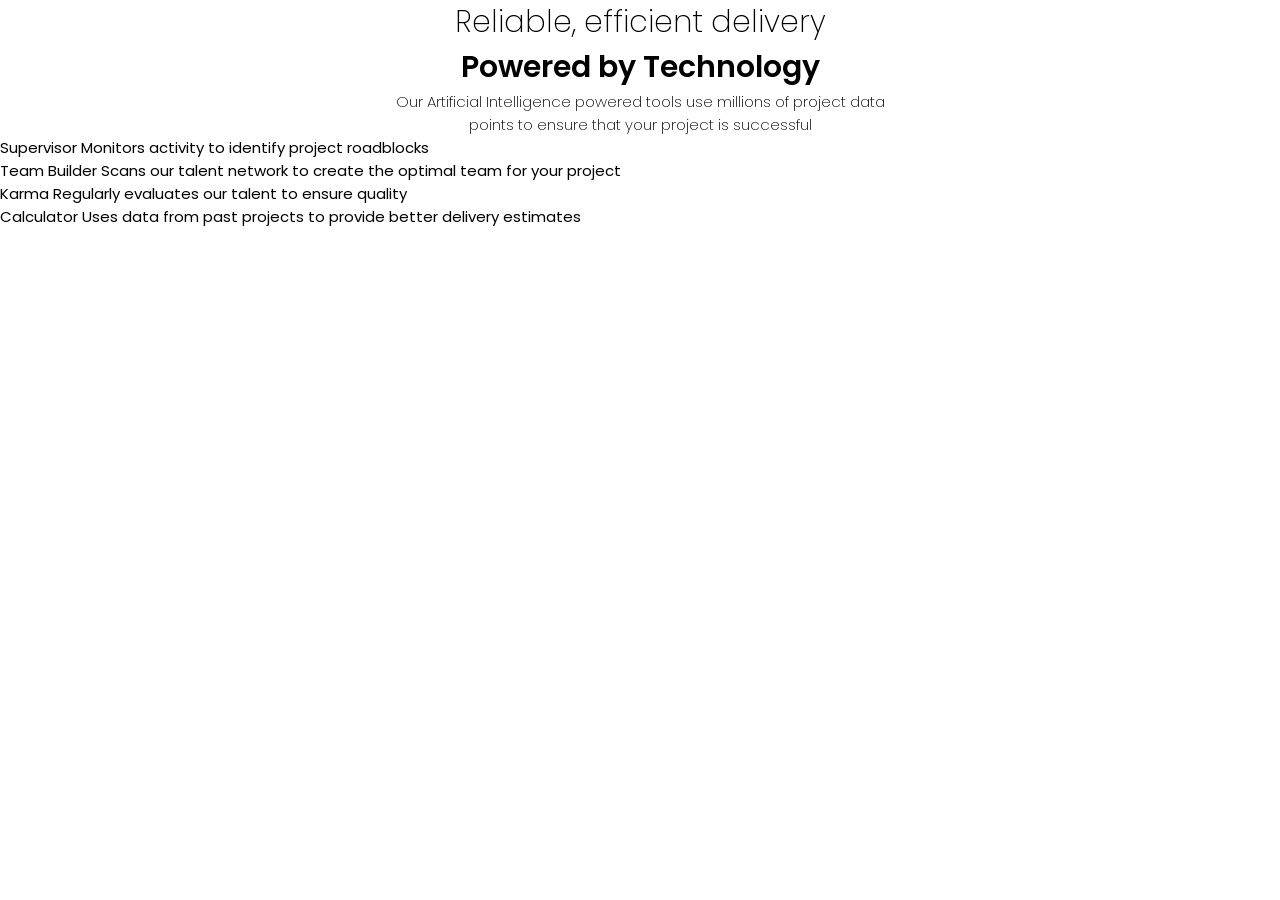
<file: four-card-feature-section-master/index.html>
<!doctype html>
<html lang="en">
  <head>
    <meta charset="UTF-8" />
    <meta name="viewport" content="width=device-width, initial-scale=1.0" />
    <!-- displays site properly based on user's device -->

    <link
      rel="icon"
      type="image/png"
      sizes="32x32"
      href="./images/favicon-32x32.png"
    />

    <title>Four card feature section</title>
    <link rel="stylesheet" href="style.css" />
  </head>
  <body>
    <h1 class="header-text">Reliable, efficient delivery</h1>
    <h1 class="sub-header-text">Powered by Technology</h1>

    <p class="content">
      Our Artificial Intelligence powered tools use millions of project data
      <br />
      points to ensure that your project is successful
    </p>
    <section class="card-container">
      <div>Supervisor Monitors activity to identify project roadblocks</div>

      <div>
        Team Builder Scans our talent network to create the optimal team for
        your project
      </div>

      <div>Karma Regularly evaluates our talent to ensure quality</div>

      <div>
        Calculator Uses data from past projects to provide better delivery
        estimates
      </div>
    </section>
  </body>
</html>
</file>
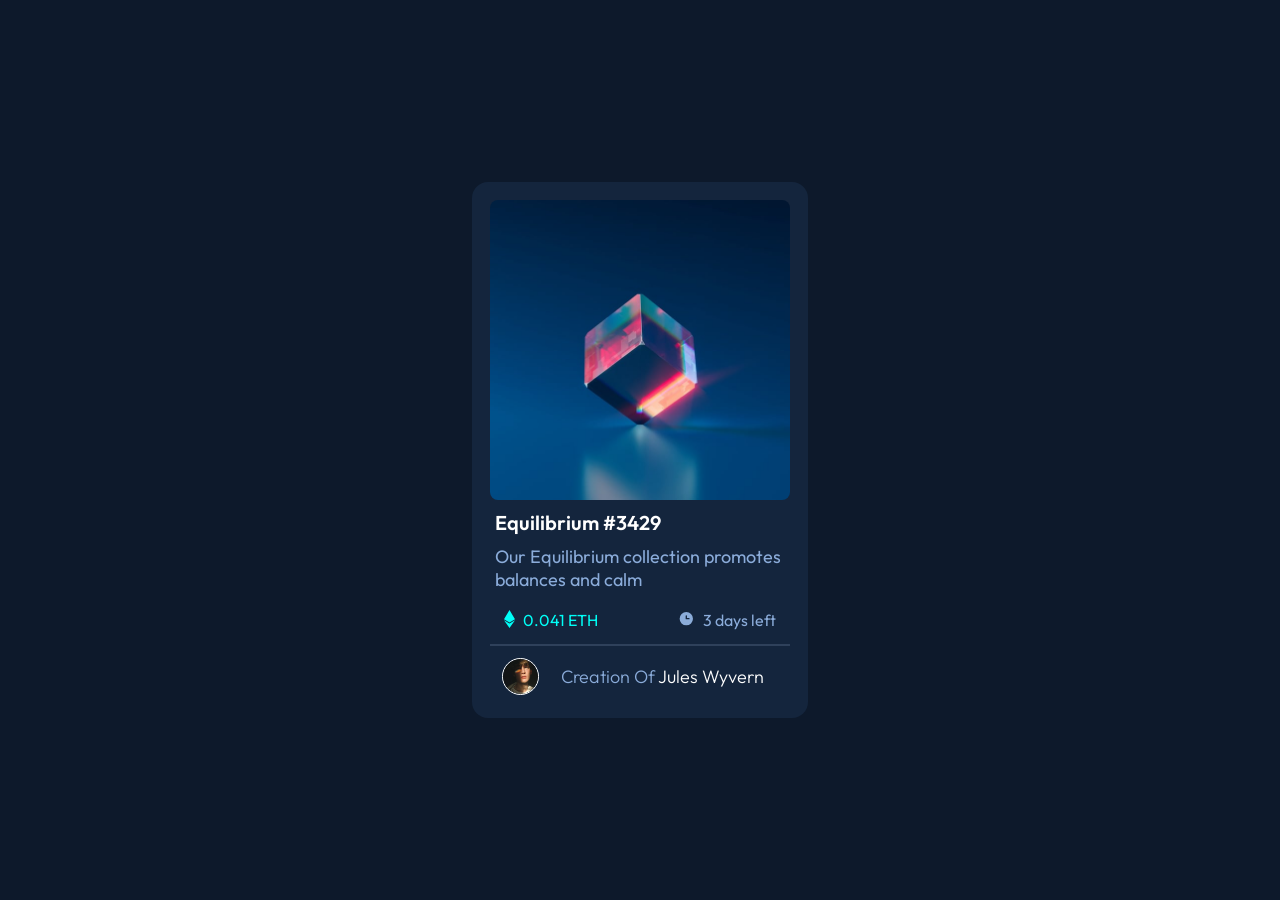
<file: nft-preview-card-component-main/index.html>
<!doctype html>
<html lang="en">
  <head>
    <meta charset="UTF-8" />
    <meta name="viewport" content="width=device-width, initial-scale=1.0" />
    <link rel="stylesheet" href="style.css" />
    <title>NFT-PREVIEW-CARD</title>
  </head>
  <body>
    <section class="card-container">
      <img
        src="./images/image-equilibrium.jpg"
        alt="card-image"
        class="card-image"
      />
      <header>
        <h1 class="card-title">Equilibrium #3429</h1>
      </header>

      <p>Our Equilibrium collection promotes balances and calm</p>
      <div class="div-container">
        <div class="card-values">
          <img
            class="stats-image"
            src="./images/icon-ethereum.svg"
            alt="text-icon"
          />
          0.041 ETH
        </div>
        <div class="deadline">
          <img
            class="stats-image"
            src="./images/icon-clock.svg "
            alt="icon-clock"
          />
          3 days left
        </div>
      </div>

      <footer>
        <img
          class="creator-avatar"
          src="./images/image-avatar.png"
          alt="profile-image"
        />
        <h2 class="creator-name"><span>creation Of</span> Jules Wyvern</h2>
      </footer>
    </section>
  </body>
</html>
</file>
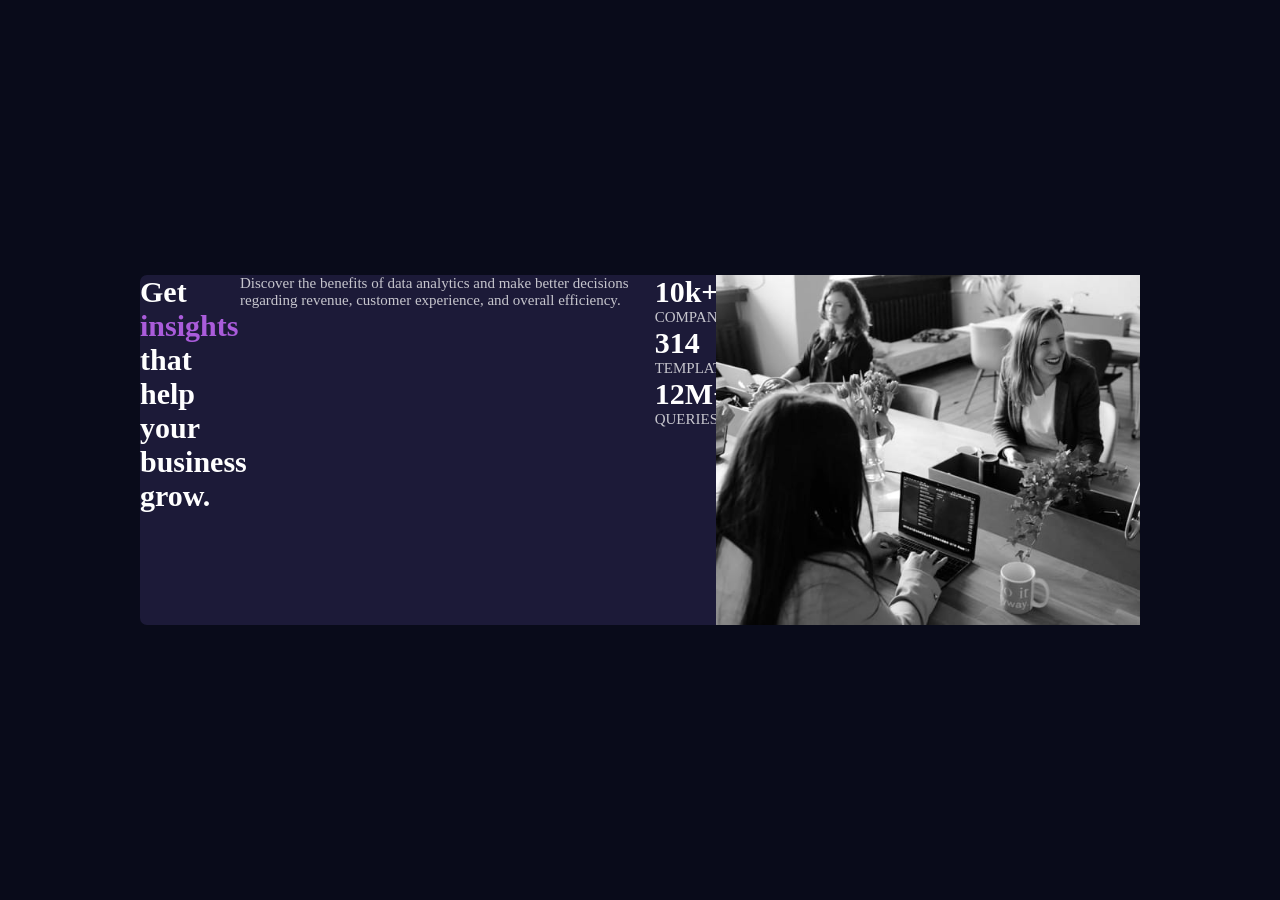
<file: stats-preview-card-component-main/stats-preview-card-component-main/index.html>
<!doctype html>
<html lang="en">
  <head>
    <meta charset="UTF-8" />
    <meta name="viewport" content="width=device-width, initial-scale=1.0" />
    <title>STATS PREVIEW CARD</title>
    <link rel="stylesheet" href="style.css" />
  </head>
  <body>
    <secction class="card-container">
    
        <header> <h1 class="header-text">Get <span> insights</span>that help your business grow.</h1></header>
        
            <main>
        <p class="content">
          Discover the benefits of data analytics and make better decisions
          regarding revenue, customer experience, and overall efficiency.
        </p> 
            </main>
        <footer class="stats"> 
        <div class="company-stats"><span class="stats-values">10k+ </span> COMPANIES </div> 
         <div class="template-stats"> <span class="stats-values" >314</span> TEMPLATES  </div>
        <div class="queries-stats"><span  class="stats-values" > 12M+</span> QUERIES </div>
        </footer>
   
      </section>
      <div class="card-image"">
       <img
        src="./images/image-header-desktop.jpg"
        alt="sats-preview-image"
       
      /> 
    </div>

  </body>
</html>
</file>
<file: four-card-feature-section-master/style.css>
@import url(main.css);
* {
  margin: unset;
  padding: unset;
}

/* poppins-200 - latin */
@font-face {
  font-display: swap; /* Check https://developer.mozilla.org/en-US/docs/Web/CSS/@font-face/font-display for other options. */
  font-family: "poppins";
  font-style: normal;
  font-weight: 200;
  src: url("./fonts/poppins-v24-latin-200.woff2") format("woff2"); /* Chrome 36+, Opera 23+, Firefox 39+, Safari 12+, iOS 10+ */
}

/* poppins-regular - latin */
@font-face {
  font-display: swap; /* Check https://developer.mozilla.org/en-US/docs/Web/CSS/@font-face/font-display for other options. */
  font-family: "poppins";
  font-style: normal;
  font-weight: 400;
  src: url("./fonts/poppins-v24-latin-regular.woff2") format("woff2"); /* Chrome 36+, Opera 23+, Firefox 39+, Safari 12+, iOS 10+ */
}

/* poppins-600 - latin */
@font-face {
  font-display: swap; /* Check https://developer.mozilla.org/en-US/docs/Web/CSS/@font-face/font-display for other options. */
  font-family: "poppins";
  font-style: normal;
  font-weight: 600;
  src: url("./fonts/poppins-v24-latin-600.woff2") format("woff2"); /* Chrome 36+, Opera 23+, Firefox 39+, Safari 12+, iOS 10+ */
}

:root {
  --Red: hsl(0, 78%, 62%);
  --Cyan: hsl(180, 62%, 55%);
  --Orange: hsl(34, 97%, 64%);
  --Blue: hsl(212, 86%, 64%);

  --Grey-500: hsl(234, 12%, 34%);
  --Grey-400: hsl(212, 6%, 44%);
  --White: hsl(0, 0%, 100%);
}

body {
  font-family: "poppins", sans-serif;
  font-size: 15px;
  
}
</file>
<file: nft-preview-card-component-main/style.css>
@import url("./main.css");
@import url("./mobile-main.css");
* {
  margin: unset;
  padding: unset;
}
/* outfit-300 - latin */
@font-face {
  font-display: swap; /* Check https://developer.mozilla.org/en-US/docs/Web/CSS/@font-face/font-display for other options. */
  font-family: "Outfit";
  font-style: normal;
  font-weight: 300;
  src: url("./fonts/outfit-v15-latin-300.woff2") format("woff2"); /* Chrome 36+, Opera 23+, Firefox 39+, Safari 12+, iOS 10+ */
}
/* outfit-regular - latin */
@font-face {
  font-display: swap; /* Check https://developer.mozilla.org/en-US/docs/Web/CSS/@font-face/font-display for other options. */
  font-family: "Outfit";
  font-style: normal;
  font-weight: 400;
  src: url("./fonts/outfit-v15-latin-regular.woff2") format("woff2"); /* Chrome 36+, Opera 23+, Firefox 39+, Safari 12+, iOS 10+ */
}
/* outfit-600 - latin */
@font-face {
  font-display: swap; /* Check https://developer.mozilla.org/en-US/docs/Web/CSS/@font-face/font-display for other options. */
  font-family: "Outfit";
  font-style: normal;
  font-weight: 600;
  src: url("./fonts/outfit-v15-latin-600.woff2") format("woff2"); /* Chrome 36+, Opera 23+, Firefox 39+, Safari 12+, iOS 10+ */
}

:root {
  --Blue500: hsl(215, 52%, 70%);
  --Cyan400: hsl(178, 100%, 50%);
  --Blue950: hsl(217, 54%, 11%);
  --Blue900: hsl(216, 50%, 16%);
  --Blue800: hsl(215, 32%, 27%);
  --White: hsl(0, 0%, 100%);
}

html {
  font-size: 18px;
  font-family: "outfit", sans-serif;
}

body {
  height: 100vh;
  background-color: var(--Blue950);
  display: flex;
  align-items: center;
  justify-content: center;
}
</file>
<file: stats-preview-card-component-main/stats-preview-card-component-main/style.css>
@import url(main.css);
* {
  border: unset;
  margin: unset;
}
/* inter-regular - latin */
@font-face {
  font-display: swap; /* Check https://developer.mozilla.org/en-US/docs/Web/CSS/@font-face/font-display for other options. */
  font-family: "Inter";
  font-style: normal;
  font-weight: 400;
  src:
    url("../fonts/inter-v20-latin-regular.woff2") format("woff2"),
    /* Chrome 36+, Opera 23+, Firefox 39+, Safari 12+, iOS 10+ */
      url("../fonts/inter-v20-latin-regular.ttf") format("truetype"); /* Chrome 4+, Firefox 3.5+, IE 9+, Safari 3.1+, iOS 4.2+, Android Browser 2.2+ */
}
/* inter-700 - latin */
@font-face {
  font-display: swap; /* Check https://developer.mozilla.org/en-US/docs/Web/CSS/@font-face/font-display for other options. */
  font-family: "Inter";
  font-style: normal;
  font-weight: 700;
  src:
    url("../fonts/inter-v20-latin-700.woff2") format("woff2"),
    /* Chrome 36+, Opera 23+, Firefox 39+, Safari 12+, iOS 10+ */
      url("../fonts/inter-v20-latin-700.ttf") format("truetype"); /* Chrome 4+, Firefox 3.5+, IE 9+, Safari 3.1+, iOS 4.2+, Android Browser 2.2+ */
}
/* lexend-deca-regular - latin */
@font-face {
  font-display: swap; /* Check https://developer.mozilla.org/en-US/docs/Web/CSS/@font-face/font-display for other options. */
  font-family: "Lexend Deca";
  font-style: normal;
  font-weight: 400;
  src:
    url("../fonts/lexend-deca-v25-latin-regular.woff2") format("woff2"),
    /* Chrome 36+, Opera 23+, Firefox 39+, Safari 12+, iOS 10+ */
      url("../fonts/lexend-deca-v25-latin-regular.ttf") format("truetype"); /* Chrome 4+, Firefox 3.5+, IE 9+, Safari 3.1+, iOS 4.2+, Android Browser 2.2+ */
}
:root {
  --Navy-950: hsl(233, 47%, 7%);
  --Blue-950: hsl(244, 37%, 16%);
  --Purple-500: hsl(277, 64%, 61%);

  --white-heading: hsl(0, 0%, 100%);
  --white-para: hsla(0, 0%, 100%, 0.75);
  --white-stats-heading: hsla(0, 0%, 100%, 0.6);
}
html {
  font-size: 15px;
  height: 100vh;
  box-sizing: border-box;
}
body {
  display: flex;
  justify-content: center;
  align-items: center;
  font-size: 15px;
  background-color: var(--Navy-950);
  min-height: 100vh;
}
</file>
